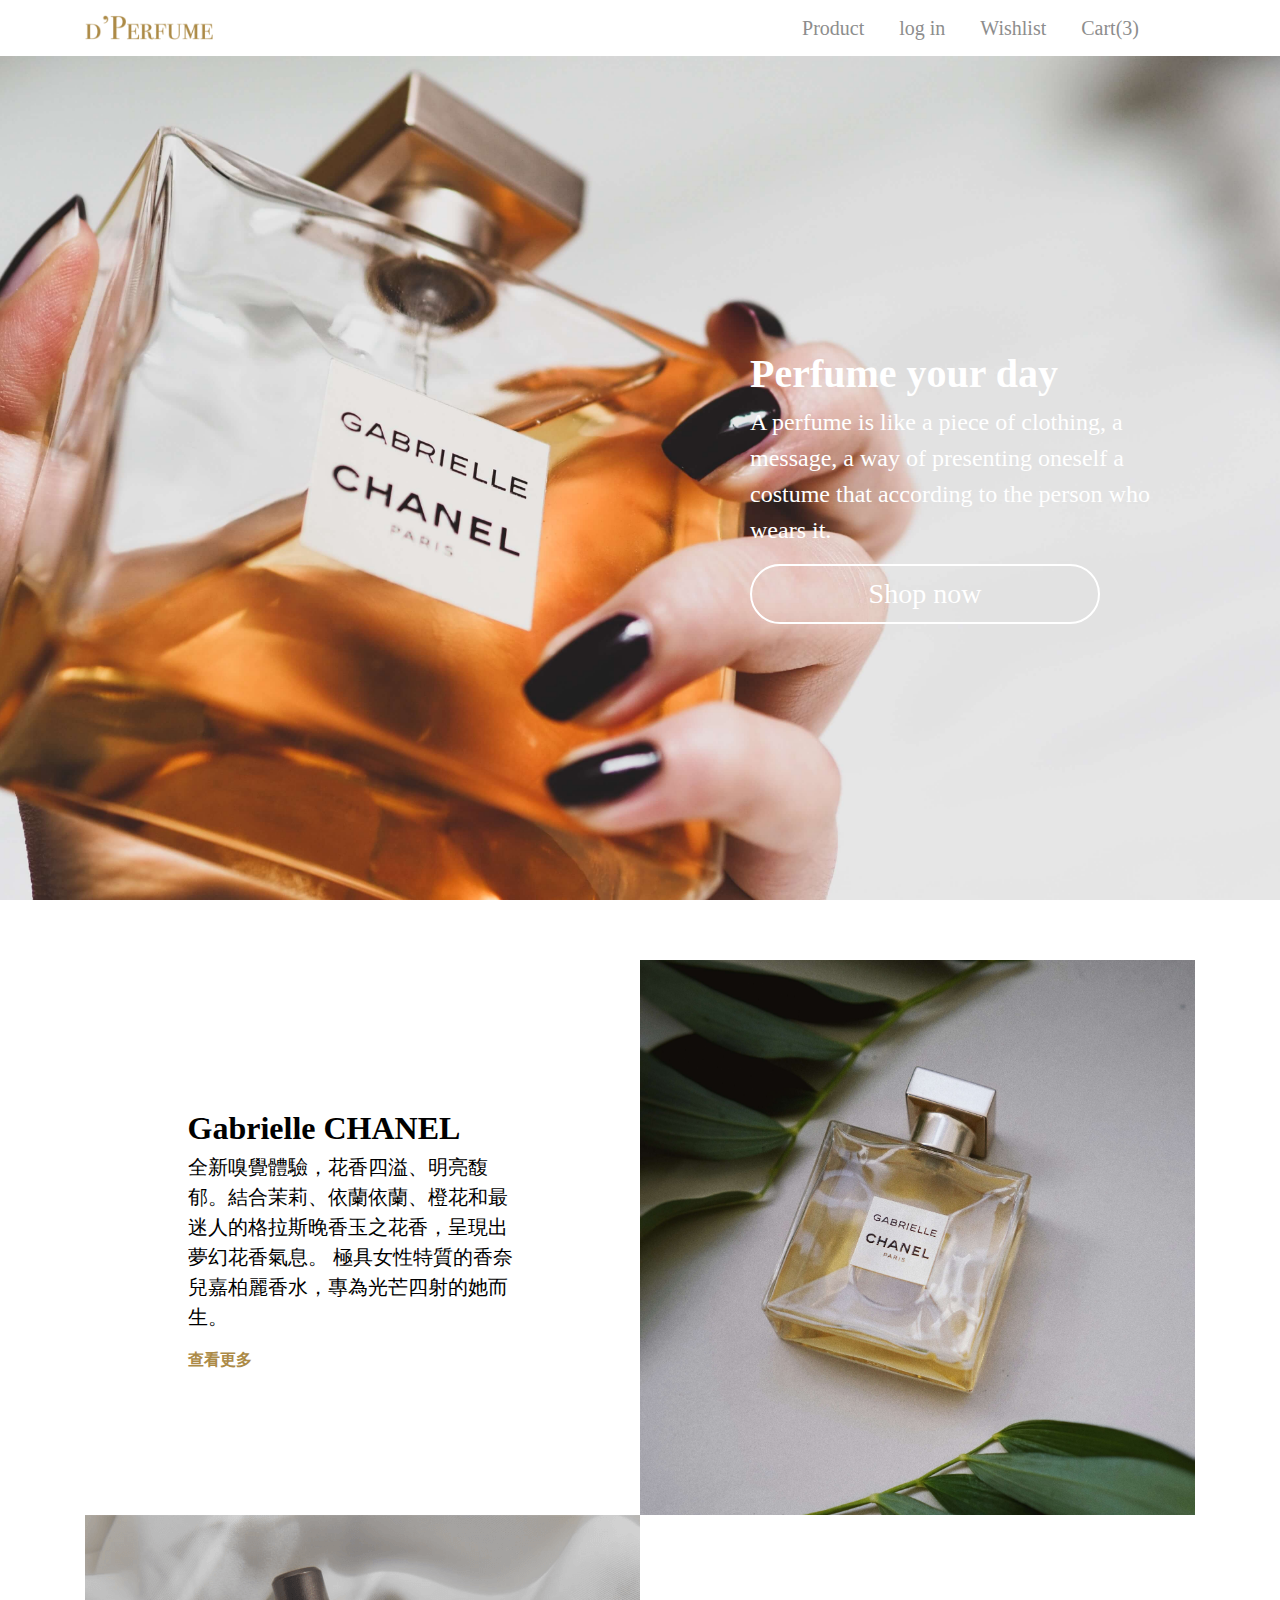
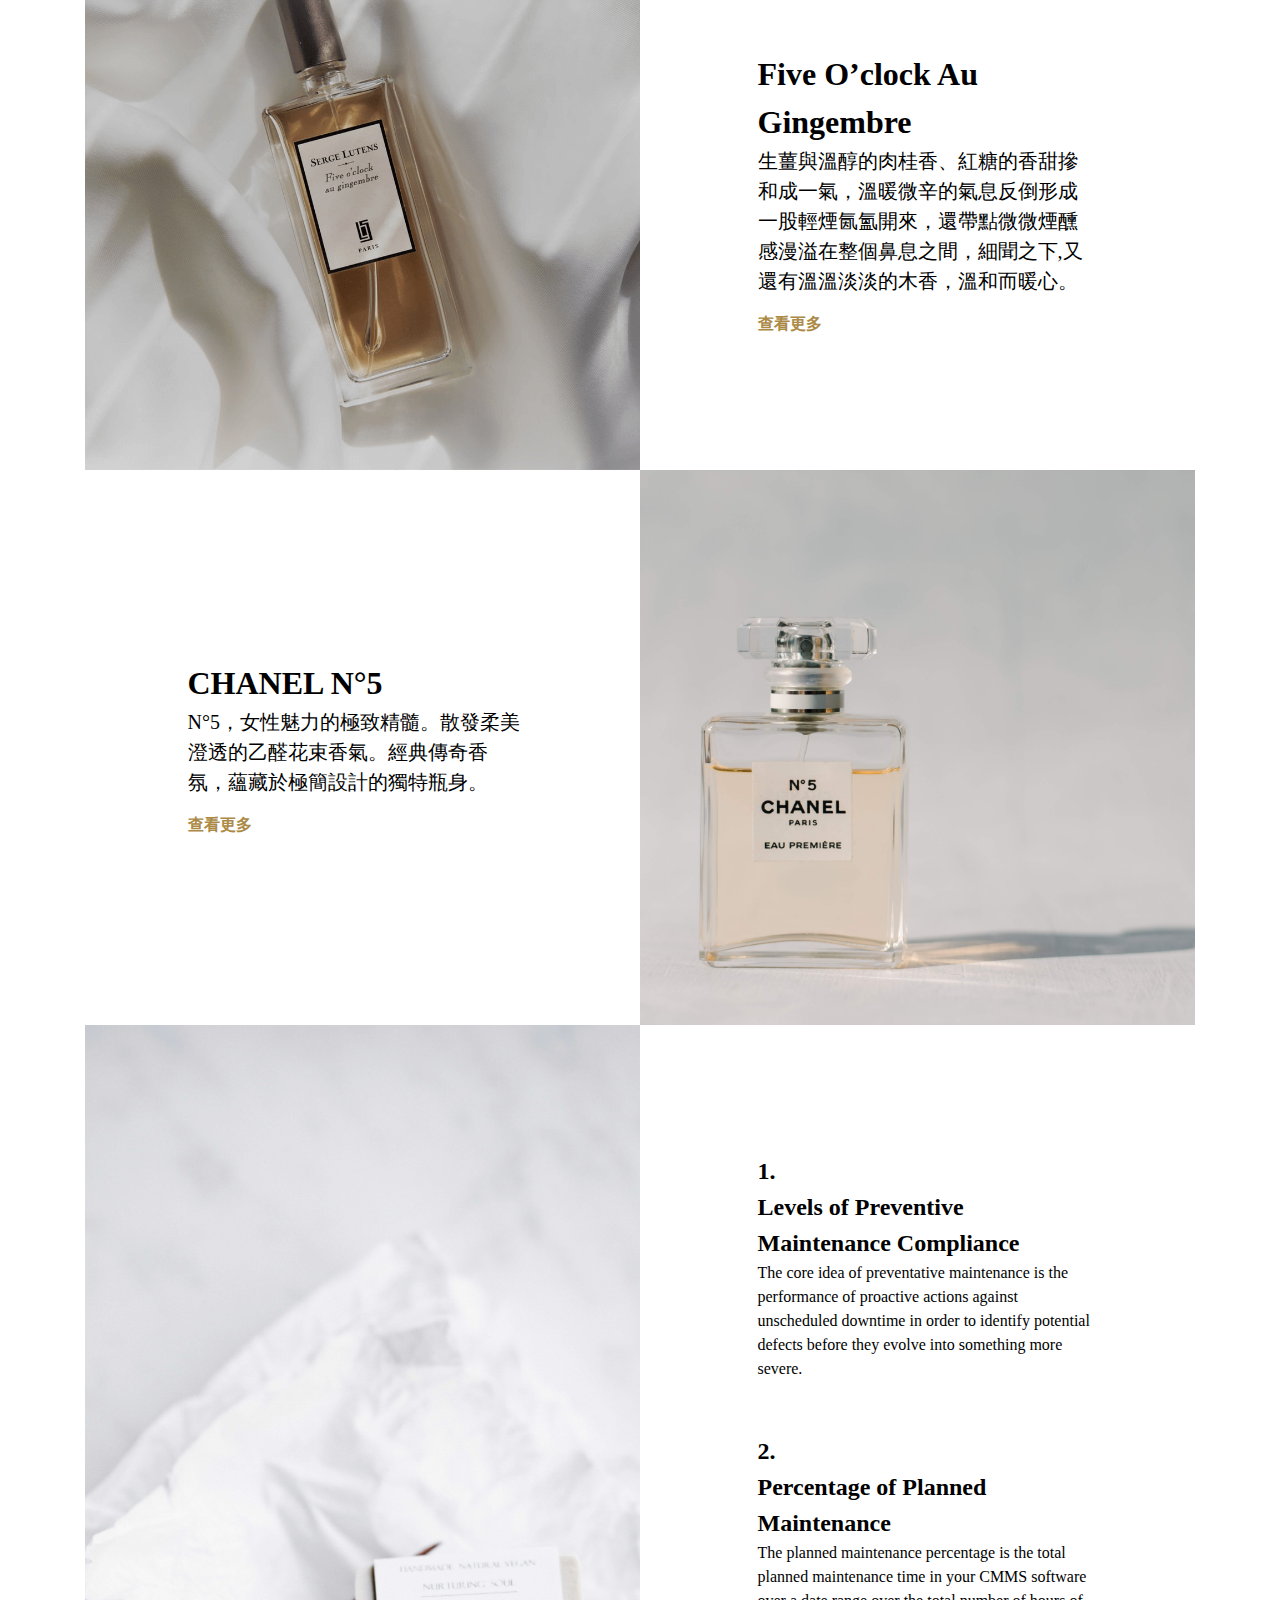
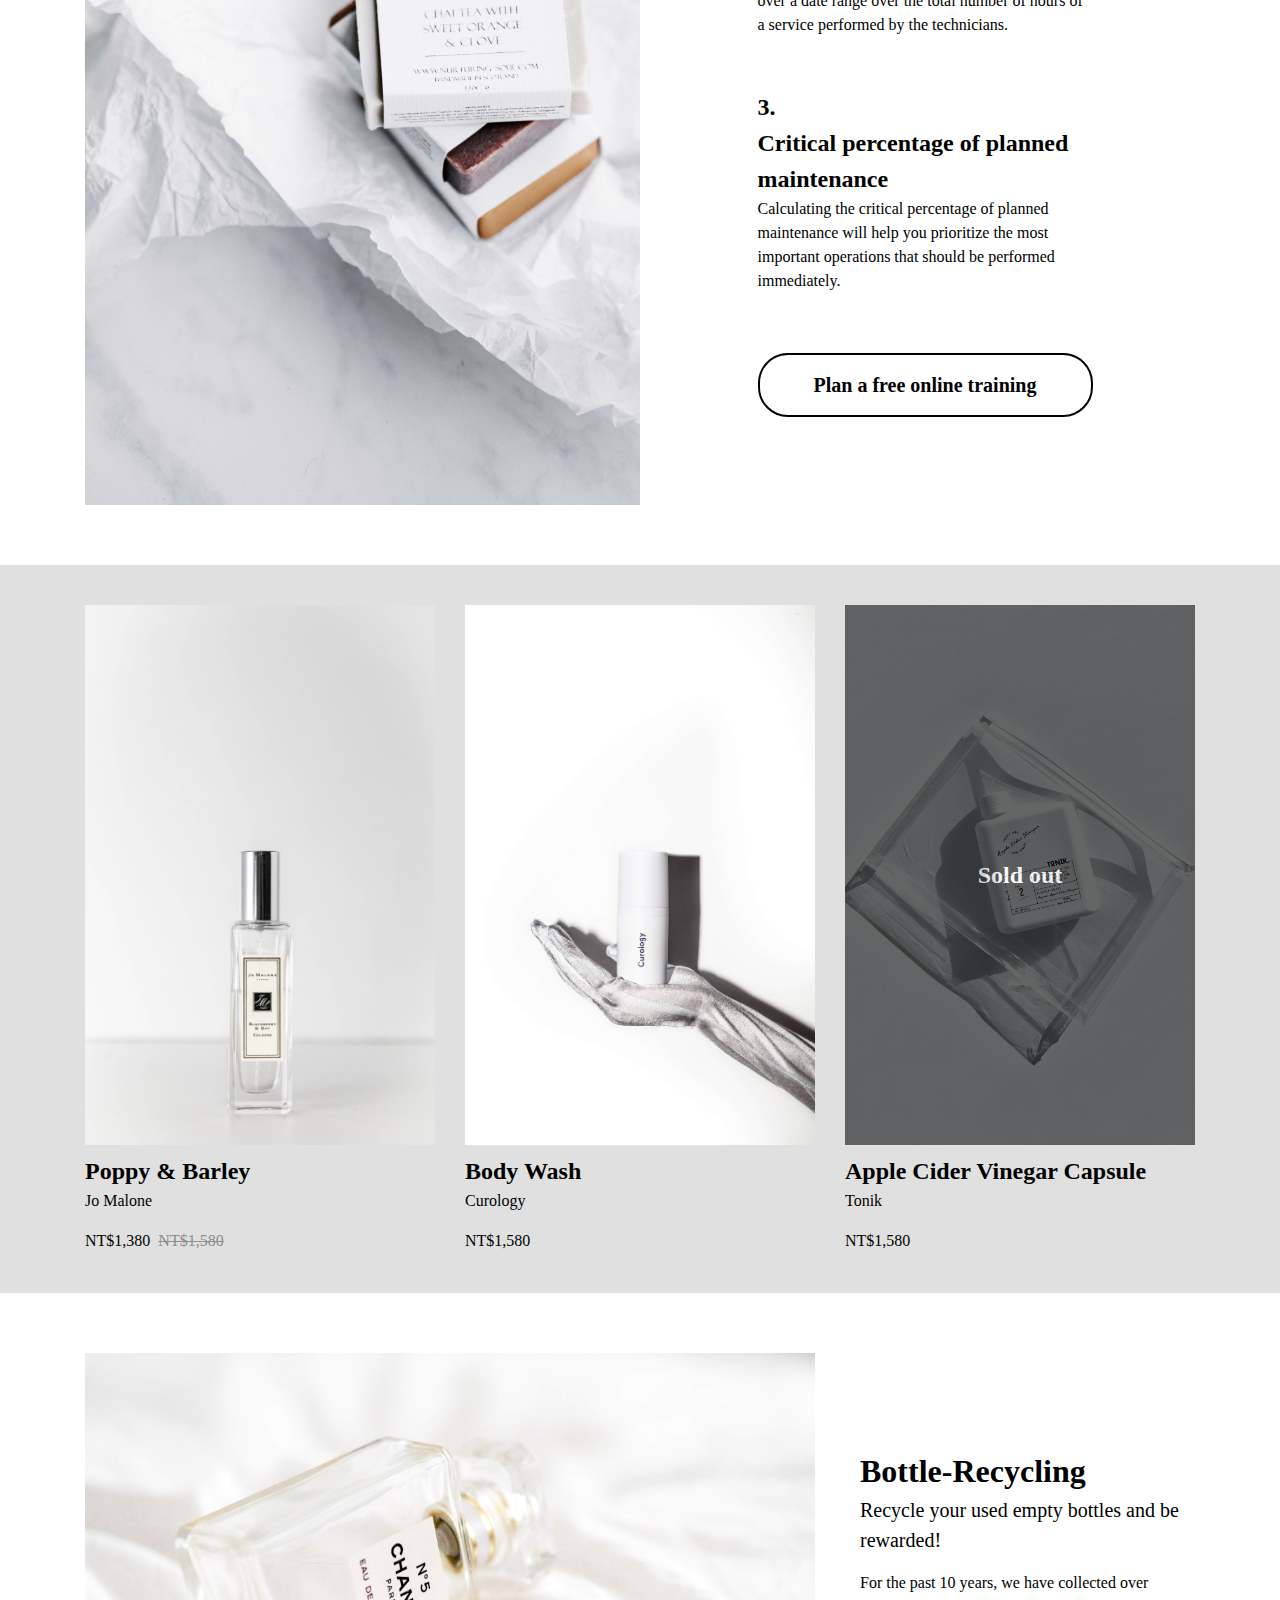
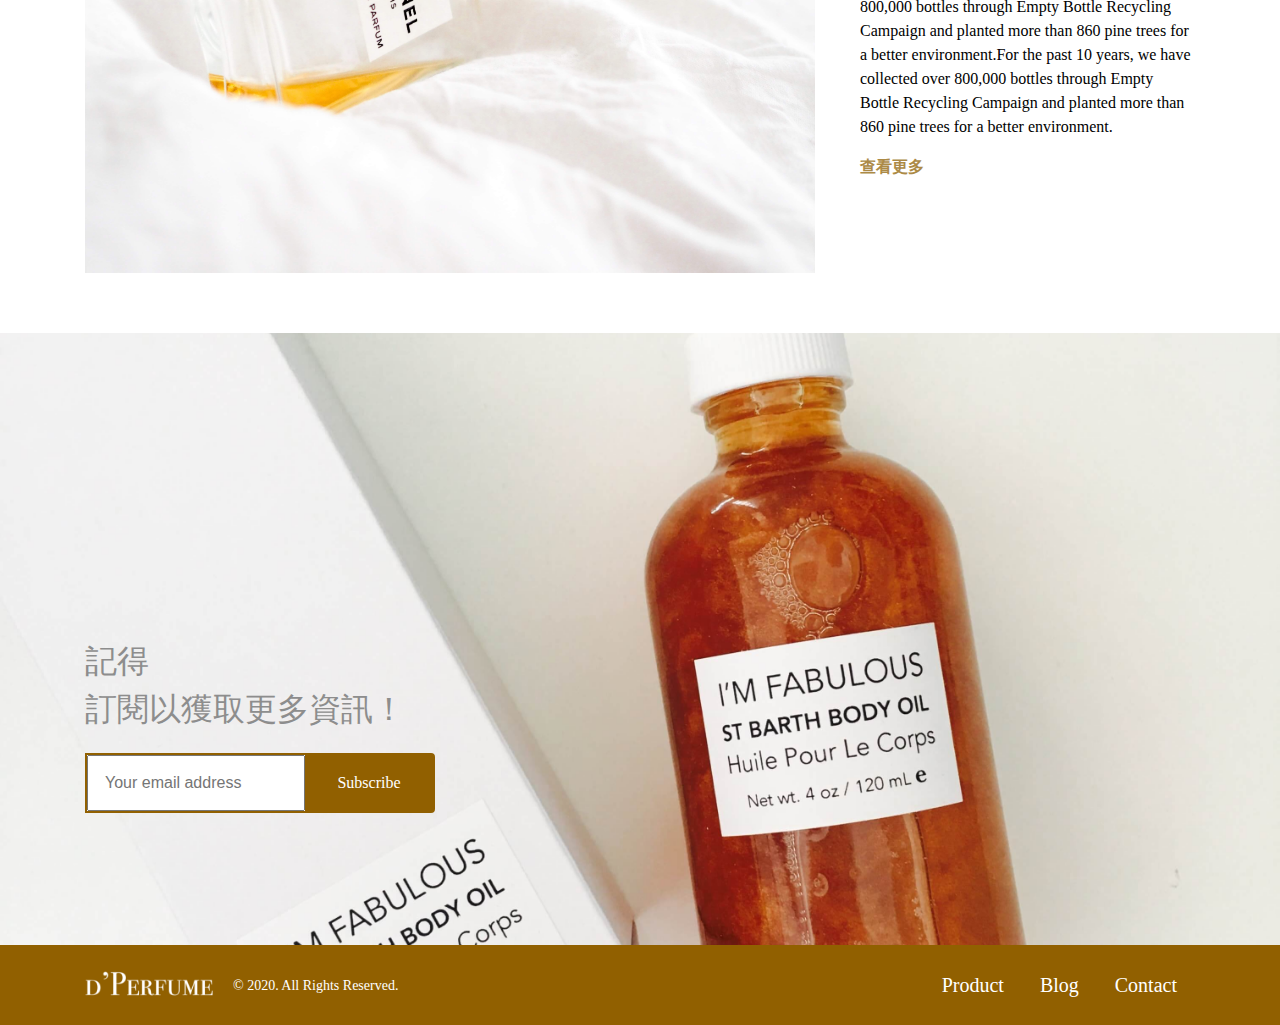
<file: index.html>
<!DOCTYPE html>
<html lang="en">

<head>
  <meta charset="UTF-8">
  <meta http-equiv="X-UA-Compatible" content="IE=edge">
  <meta name="viewport" content="width=device-width, initial-scale=1.0">
  <script src="https://cdnjs.cloudflare.com/ajax/libs/jquery/3.5.0/jquery.min.js"></script>
  <link rel="stylesheet" href="https://pro.fontawesome.com/releases/v5.10.0/css/all.css"
    integrity="sha384-AYmEC3Yw5cVb3ZcuHtOA93w35dYTsvhLPVnYs9eStHfGJvOvKxVfELGroGkvsg+p" crossorigin="anonymous" />
  <link rel="stylesheet" href="css/all.css">
  <title>香水電商</title>
</head>

<body>
  <div class="container header">
    <h1 class="logo">
      <a href="index.html"></a>
    </h1>
    <ul class="menu">
      <li class="menu-padNone"><a href="product.html"><i class="fas fa-store-alt"></i>Product</a></li>
      <li class="menu-padNone"><a href="#"><i class="fas fa-user-alt"></i>log in</a></li>
      <li class="menu-padNone"><a href="#"><i class="fas fa-heart"></i>Wishlist</a></li>
      <li class="menu-padShow"><a href="#"><i class="fas fa-shopping-cart"></i><em>3</em><span>Cart(3)</span></a></li>
    </ul>
    <ul class="mobile-menu">
      <li><a href="product.html">Product</a></li>
      <li><a href="#">Wishlist</a></li>
      <li><a href="#">Blog</a></li>
      <li><a href="#">Contact</a></li>
      <li><a href="#">log in</a></li>
    </ul>
    <a href="#" class="ham-icon">
      <i class="fas fa-bars "></i>
    </a>
  </div>
  <div class="banner">
    <div class="container">
      <div class="bannerText">
        <h2>Perfume your day</h2>
        <p>A perfume is like a piece of clothing, a message, a way of presenting oneself a costume that according to the
          person who wears it.</p>
        <a href="#">Shop now</a>
      </div>
    </div>
  </div>
  <div class="container main">
    <section class="reverse">
      <div class="articleImg1"></div>
      <article>
        <h3>Gabrielle CHANEL</h3>
        <p>全新嗅覺體驗，花香四溢、明亮馥郁。結合茉莉、依蘭依蘭、橙花和最迷人的格拉斯晚香玉之花香，呈現出夢幻花香氣息。 極具女性特質的香奈兒嘉柏麗香水，專為光芒四射的她而生。</p>
        <a href="#">查看更多</a>
      </article>
    </section>
    <section>
      <div class="articleImg2"></div>
      <article>
        <h3>Five O’clock Au Gingembre</h3>
        <p>生薑與溫醇的肉桂香、紅糖的香甜摻和成一氣，溫暖微辛的氣息反倒形成一股輕煙氤氳開來，還帶點微微煙醺感漫溢在整個鼻息之間，細聞之下,又還有溫溫淡淡的木香，溫和而暖心。</p>
        <a href="#">查看更多</a>
      </article>
    </section>
    <section class="reverse">
      <div class="articleImg3"></div>
      <article>
        <h3>CHANEL N°5</h3>
        <p>N°5，女性魅力的極致精髓。散發柔美澄透的乙醛花束香氣。經典傳奇香氛，蘊藏於極簡設計的獨特瓶身。</p>
        <a href="#">查看更多</a>
      </article>
    </section>
    <section class="planItem">
      <div class="articleImg4"></div>
      <article>
        <ul class="plan">
          <li>
            <h4>1.<br>Levels of Preventive Maintenance Compliance</h4>
            <p>The core idea of preventative maintenance is the performance of proactive actions against unscheduled
              downtime in order to identify potential defects before they evolve into something more severe.</p>
          </li>
          <li>
            <h4>2.<br>Percentage of Planned Maintenance</h4>
            <p>The planned maintenance percentage is the total planned maintenance time in your CMMS software over a
              date range over the total number of hours of a service performed by the technicians.</p>
          </li>
          <li>
            <h4>3.<br>Critical percentage of planned maintenance</h4>
            <p>Calculating the critical percentage of planned maintenance will help you prioritize the most important
              operations that should be performed immediately.</p>
          </li>
          <li class="planBtn"><a href="#">Plan a free online training</a></li>
        </ul>
      </article>
    </section>
  </div>
  </div>
  <div class="product">
    <div class="container">
      <ul>
        <li>
          <a href="#" class="product-item1"></a>
          <h4>Poppy & Barley</h4>
          <p class="design">Jo Malone</p>
          <p>NT$1,380<span>NT$1,580</span></p>
        </li>
        <li>
          <a href="#" class="product-item2"></a>
          <h4>Body Wash</h4>
          <p class="design">Curology</p>
          <p>NT$1,580</p>
        </li>
        <li>
          <a href="#" class="product-item3 soldOut">
            <div class="mask">
              <p>Sold out</p>
            </div>
          </a>
          <h4>Apple Cider Vinegar Capsule</h4>
          <p class="design">Tonik</p>
          <p>NT$1,580</p>

        </li>
      </ul>
    </div>
  </div>
  <div class="container main">
    <section class="lastArticle">
      <div class="articleImg5"></div>
      <article class="bottomArticle">
        <h3>Bottle-Recycling</h3>
        <p class="subtitle">Recycle your used empty bottles and be rewarded!</p>
        <p>For the past 10 years, we have collected over 800,000 bottles through Empty Bottle Recycling Campaign and
          planted more than 860 pine trees for a better environment.For the past 10 years, we have collected over
          800,000 bottles through Empty Bottle Recycling Campaign and planted more than 860 pine trees for a better
          environment.</p>
        <a href="#">查看更多</a>
      </article>
    </section>
  </div>
  <div class="subscribe">
    <div class="container">
      <div class="subscribeInfo">
        <h2>記得<br>訂閱以獲取更多資訊！</h2>
        <div class="subscribeForm">
          <input type="text" placeholder="Your email address">
          <a href="#"><span>Subscribe</span></a>
        </div>
      </div>
    </div>
  </div>
  <div class="footer">
    <div class="container">
      <div class="footerInfo">
        <a href="#"><img src="img/dPerfumewhite.png" alt="logow-hite"></a>
        <p>© 2020. All Rights Reserved.</p>
      </div>
      <ul class="footerMenu">
        <li><a href="product.html">Product</a></li>
        <li><a href="#">Blog</a></li>
        <li><a href="#">Contact</a></li>
      </ul>
    </div>
  </div>
  <script>
    $(document).ready(function () {
      $('.ham-icon').click(function (e) {
        e.preventDefault();
        $('.mobile-menu').toggleClass('active')
      })
    });
  </script>
</body>

</html>
</file>
<file: css/all.css>
/* http://meyerweb.com/eric/tools/css/reset/ 
   v2.0 | 20110126
   License: none (public domain)
*/
html, body, div, span, applet, object, iframe,
h1, h2, h3, h4, h5, h6, p, blockquote, pre,
a, abbr, acronym, address, big, cite, code,
del, dfn, em, img, ins, kbd, q, s, samp,
small, strike, strong, sub, sup, tt, var,
b, u, i, center,
dl, dt, dd, ol, ul, li,
fieldset, form, label, legend,
table, caption, tbody, tfoot, thead, tr, th, td,
article, aside, canvas, details, embed,
figure, figcaption, footer, header, hgroup,
menu, nav, output, ruby, section, summary,
time, mark, audio, video {
  margin: 0;
  padding: 0;
  border: 0;
  font-size: 100%;
  font: inherit;
  vertical-align: baseline;
}

/* HTML5 display-role reset for older browsers */
article, aside, details, figcaption, figure,
footer, header, hgroup, menu, nav, section {
  display: block;
}

body {
  line-height: 1;
}

ol, ul {
  list-style: none;
}

blockquote, q {
  quotes: none;
}

blockquote:before, blockquote:after,
q:before, q:after {
  content: "";
  content: none;
}

table {
  border-collapse: collapse;
  border-spacing: 0;
}

img {
  max-width: 100%;
  height: auto;
}

*, *::before, *::after {
  -webkit-box-sizing: border-box;
          box-sizing: border-box;
}

a {
  text-decoration: none;
}

body {
  font-family: "SF Pro Text";
}

p {
  font-size: 16px;
  line-height: 24px;
}

.container {
  max-width: 1140px;
  padding-right: 15px;
  padding-left: 15px;
  margin: 0 auto;
}

.header {
  display: -webkit-box;
  display: -ms-flexbox;
  display: flex;
  -webkit-box-pack: justify;
      -ms-flex-pack: justify;
          justify-content: space-between;
  -webkit-box-align: center;
      -ms-flex-align: center;
          align-items: center;
  position: relative;
}
.header .logo {
  margin-top: 9px;
  margin-bottom: 9px;
}
.header .logo a {
  display: block;
  width: 128px;
  height: 38px;
  background: url("../img/dPerfume.png");
  text-indent: 110%;
  white-space: nowrap;
  overflow: hidden;
}
.header .menu {
  display: -webkit-box;
  display: -ms-flexbox;
  display: flex;
  -webkit-box-pack: justify;
      -ms-flex-pack: justify;
          justify-content: space-between;
}
.header .menu li a {
  display: block;
  padding-left: 16px;
  padding-right: 16px;
  line-height: 56px;
  font-size: 20px;
  color: #8D8D8D;
}
.header .menu li a:hover {
  color: #916000;
}
.header .menu li a i {
  margin-right: 3px;
}
@media (max-width: 768px) {
  .header .menu .menu-padNone {
    display: none;
  }
}
.header .menu .menu-padShow {
  margin-right: 40px;
  position: relative;
}
@media (max-width: 768px) {
  .header .menu .menu-padShow {
    display: block;
  }
}
.header .menu .menu-padShow em {
  display: none;
}
@media (max-width: 768px) {
  .header .menu .menu-padShow em {
    display: block;
    position: absolute;
    top: 12px;
    right: 5px;
    padding: 0 7px;
    background: #916000;
    border-radius: 100%;
    color: #fff;
    font-size: 12px;
    line-height: 13px;
  }
}
@media (max-width: 768px) {
  .header .menu .menu-padShow span {
    display: none;
  }
}
.header .mobile-menu {
  display: none;
}
@media (max-width: 768px) {
  .header .mobile-menu {
    position: absolute;
    left: 0;
    top: 100%;
    width: 100%;
    max-height: 0px;
    -webkit-transition: all 0.8s;
    transition: all 0.8s;
    overflow: hidden;
    z-index: 120;
    display: -webkit-box;
    display: -ms-flexbox;
    display: flex;
    -webkit-box-orient: vertical;
    -webkit-box-direction: normal;
        -ms-flex-direction: column;
            flex-direction: column;
  }
}
.header .mobile-menu.active {
  max-height: 285px;
}
.header .mobile-menu li {
  text-align: center;
}
.header .mobile-menu li a {
  background: #707070;
  color: #FFFFFF;
  border-top: 1px solid #FFFFFF;
  text-decoration: none;
  display: block;
  padding-left: 16px;
  padding-right: 16px;
  line-height: 56px;
  font-size: 20px;
}
.header .mobile-menu li a:hover {
  color: #fff;
  background: #916000;
}
.header .ham-icon {
  position: absolute;
  padding-left: 15px;
  padding-right: 15px;
  line-height: 56px;
  right: 0;
  color: #707070;
  font-size: 32px;
  display: none;
}
@media (max-width: 768px) {
  .header .ham-icon {
    display: block;
  }
}

.banner {
  height: calc(100vh - 56px);
  background: url("../img/index1.jpg") 50% 50%;
  background-size: cover;
}
@media (max-width: 576px) {
  .banner {
    background: url("../img/index1.jpg") 12% 50%;
    background-size: cover;
  }
}
.banner .container {
  display: -webkit-box;
  display: -ms-flexbox;
  display: flex;
  -webkit-box-pack: end;
      -ms-flex-pack: end;
          justify-content: flex-end;
}
@media (max-width: 768px) {
  .banner .container {
    -webkit-box-pack: center;
        -ms-flex-pack: center;
            justify-content: center;
  }
}
.banner .bannerText {
  color: #fff;
  margin-top: 18em;
  text-align: left;
}
@media (max-width: 576px) {
  .banner .bannerText {
    margin-top: 14em;
  }
}
.banner h2 {
  font-size: 40px;
  line-height: 60px;
  font-weight: bold;
}
.banner p {
  font-size: 24px;
  line-height: 36px;
  margin-bottom: 16px;
  width: 445px;
}
@media (max-width: 576px) {
  .banner p {
    width: 100%;
  }
}
.banner a {
  color: #fff;
  border: 2px solid #fff;
  border-radius: 30px;
  display: block;
  width: 350px;
  text-align: center;
  line-height: 56px;
  font-size: 28px;
}
.banner a:hover {
  background-color: #FFFFFF4D;
}

.main {
  padding-top: 60px;
  padding-bottom: 60px;
  display: -webkit-box;
  display: -ms-flexbox;
  display: flex;
  -webkit-box-orient: vertical;
  -webkit-box-direction: normal;
      -ms-flex-direction: column;
          flex-direction: column;
}
@media (max-width: 576px) {
  .main {
    padding-top: 40px;
    padding-bottom: 40px;
  }
}
.main section {
  display: -webkit-box;
  display: -ms-flexbox;
  display: flex;
}
@media (max-width: 1140px) {
  .main section {
    margin-bottom: 32px;
  }
}
@media (max-width: 576px) {
  .main section {
    -webkit-box-orient: vertical;
    -webkit-box-direction: normal;
        -ms-flex-direction: column;
            flex-direction: column;
  }
}
.main section .articleImg1 {
  height: 555px;
  width: 555px;
  background: url("../img/index2.jpg") 50% 20%;
  background-size: cover;
}
@media (max-width: 576px) {
  .main section .articleImg1 {
    width: 100%;
    height: 350px;
  }
}
.main section .articleImg2 {
  height: 555px;
  width: 555px;
  background: url("../img/index3.png") center center;
  background-size: cover;
}
@media (max-width: 576px) {
  .main section .articleImg2 {
    width: 100%;
    height: 350px;
  }
}
.main section .articleImg3 {
  height: 555px;
  width: 555px;
  background: url("../img/index4.jpg") 25% 50%;
  background-size: cover;
}
@media (max-width: 576px) {
  .main section .articleImg3 {
    width: 100%;
    height: 350px;
  }
}
.main section .articleImg4 {
  height: 1080px;
  width: 555px;
  background: url("../img/index5.jpg") center center;
  background-size: cover;
}
@media (max-width: 576px) {
  .main section .articleImg4 {
    width: 100%;
    height: 680px;
  }
}
.main section .articleImg5 {
  height: 520px;
  width: 730px;
  background: url("../img/index9.jpg") center center;
  background-size: cover;
}
@media (max-width: 576px) {
  .main section .articleImg5 {
    width: 100%;
  }
}
.main section article {
  width: 350px;
  margin: 0 auto;
  padding-left: 15px;
  display: -webkit-box;
  display: -ms-flexbox;
  display: flex;
  -webkit-box-orient: vertical;
  -webkit-box-direction: normal;
      -ms-flex-direction: column;
          flex-direction: column;
  -webkit-box-pack: center;
      -ms-flex-pack: center;
          justify-content: center;
}
@media (max-width: 576px) {
  .main section article {
    width: 100%;
    padding-left: 0;
  }
}
.main section article h3 {
  font-size: 32px;
  line-height: 48px;
  font-weight: bold;
}
.main section article p {
  font-size: 20px;
  line-height: 30px;
  font-weight: 300;
  margin-bottom: 16px;
  font-family: "PingFang TC";
}
@media (max-width: 576px) {
  .main section article p {
    margin-bottom: 8px;
  }
}
.main section article a {
  color: #AC8A46;
  line-height: 24px;
  font-weight: 600;
  font-family: "PingFang TC";
}
.main section article a:hover {
  color: #6C4700;
}
.main section article .plan {
  margin-top: 92px;
}
@media (max-width: 768px) {
  .main section article .plan {
    margin-top: 8px;
  }
}
.main section article .plan li {
  margin-bottom: 52px;
}
@media (max-width: 768px) {
  .main section article .plan li {
    margin-bottom: 20px;
  }
}
.main section article .plan li h4 {
  font-size: 24px;
  line-height: 36px;
  font-weight: 600;
}
.main section article .plan li p {
  font-weight: 300;
  font-family: "SF Pro Text";
  font-size: 16px;
  line-height: 24px;
}
.main section article .plan .planBtn {
  margin-top: 60px;
}
@media (max-width: 768px) {
  .main section article .plan .planBtn {
    margin-top: 0;
    margin-bottom: 0;
  }
}
.main section article .plan .planBtn a {
  color: #000;
  font-size: 20px;
  line-height: 60px;
  text-align: center;
  display: block;
  border: 2px solid #000000;
  border-radius: 30px;
}
@media (max-width: 768px) {
  .main section article .plan .planBtn a {
    font-size: 16px;
  }
}
.main section article .plan .planBtn a:hover {
  background-color: #0000000D;
}
.main section .bottomArticle {
  margin-left: 30px;
}
@media (max-width: 576px) {
  .main section .bottomArticle {
    margin-left: 0;
  }
}
.main section .bottomArticle p {
  font-size: 16px;
  line-height: 24px;
}
.main section .bottomArticle .subtitle {
  font-size: 20px;
  line-height: 30px;
}
.main .reverse {
  -webkit-box-orient: horizontal;
  -webkit-box-direction: reverse;
      -ms-flex-direction: row-reverse;
          flex-direction: row-reverse;
}
@media (max-width: 576px) {
  .main .reverse {
    -webkit-box-orient: vertical;
    -webkit-box-direction: normal;
        -ms-flex-direction: column;
            flex-direction: column;
  }
}
.main .reverse article {
  padding-right: 15px;
  padding-left: 0;
}
@media (max-width: 576px) {
  .main .reverse article {
    padding: 0;
  }
}
@media (max-width: 576px) {
  .main .planItem {
    margin-bottom: 0;
  }
}
.main .lastArticle {
  margin-bottom: 0;
}

.product {
  background-color: #E0E0E0;
  padding-top: 40px;
  padding-bottom: 40px;
}
@media (max-width: 768px) {
  .product {
    padding-bottom: 0px;
  }
}
.product ul {
  display: -webkit-box;
  display: -ms-flexbox;
  display: flex;
  -webkit-box-pack: justify;
      -ms-flex-pack: justify;
          justify-content: space-between;
}
@media (max-width: 768px) {
  .product ul {
    -ms-flex-wrap: wrap;
        flex-wrap: wrap;
  }
}
.product ul li {
  width: 350px;
}
@media (max-width: 1140px) {
  .product ul li {
    width: 250px;
  }
}
@media (max-width: 768px) {
  .product ul li {
    width: 100%;
    margin-bottom: 32px;
  }
}
.product ul li .product-item1 {
  display: block;
  height: 540px;
  background: url(../img/index6.jpg) 50% 50%;
  background-size: cover;
  margin-bottom: 8px;
}
@media (max-width: 1140px) {
  .product ul li .product-item1 {
    height: 400px;
    background: url(../img/index6.jpg) 50% 100%;
    background-size: cover;
  }
}
@media (max-width: 768px) {
  .product ul li .product-item1 {
    height: 800px;
    background: url(../img/index6.jpg) 50% 100%;
    background-size: cover;
  }
}
@media (max-width: 576px) {
  .product ul li .product-item1 {
    height: 350px;
    background: url(../img/index6.jpg) 50% 90%;
    background-size: cover;
  }
}
.product ul li .product-item2 {
  display: block;
  height: 540px;
  background: url(../img/index7.jpg) 50% 50%;
  background-size: cover;
  margin-bottom: 8px;
}
@media (max-width: 1140px) {
  .product ul li .product-item2 {
    height: 400px;
  }
}
@media (max-width: 768px) {
  .product ul li .product-item2 {
    height: 800px;
  }
}
@media (max-width: 576px) {
  .product ul li .product-item2 {
    height: 350px;
    background: url(../img/index7.jpg) 50% 60%;
    background-size: cover;
  }
}
.product ul li .product-item3 {
  display: block;
  height: 540px;
  background: url(../img/index8.jpg) 50% 90%;
  background-size: cover;
  margin-bottom: 8px;
}
@media (max-width: 1140px) {
  .product ul li .product-item3 {
    height: 400px;
    background: url(../img/index8.jpg) 50% 50%;
    background-size: cover;
  }
}
@media (max-width: 768px) {
  .product ul li .product-item3 {
    height: 800px;
    background: url(../img/index8.jpg) 50% 50%;
    background-size: cover;
  }
}
@media (max-width: 576px) {
  .product ul li .product-item3 {
    height: 350px;
    background: url(../img/index8.jpg) 50% 50%;
    background-size: cover;
  }
}
.product ul li .mask {
  background: #000;
  opacity: 0.6;
  width: 100%;
  height: 100%;
  display: -webkit-box;
  display: -ms-flexbox;
  display: flex;
  -webkit-box-pack: center;
      -ms-flex-pack: center;
          justify-content: center;
  -webkit-box-align: center;
      -ms-flex-align: center;
          align-items: center;
}
.product ul li .mask p {
  color: #fff;
  font-size: 24px;
  line-height: 36px;
  font-weight: 600;
}
.product ul li h4 {
  font-size: 24px;
  line-height: 36px;
  font-weight: 600;
}
.product ul li .design {
  padding-bottom: 16px;
}
.product ul li span {
  color: #8D8D8D;
  text-decoration: line-through;
  margin-left: 8px;
}

.subscribe {
  height: calc(68vh);
  background: url("../img/index10.jpg") center center;
  background-size: cover;
}
.subscribe .container {
  display: -webkit-box;
  display: -ms-flexbox;
  display: flex;
  -webkit-box-pack: start;
      -ms-flex-pack: start;
          justify-content: flex-start;
}
@media (max-width: 768px) {
  .subscribe .container {
    -webkit-box-pack: center;
        -ms-flex-pack: center;
            justify-content: center;
  }
}
.subscribe .subscribeInfo {
  margin-top: 19em;
}
@media (max-width: 576px) {
  .subscribe .subscribeInfo {
    margin-top: 10em;
  }
}
.subscribe h2 {
  font-family: "PingFang TC";
  color: #8D8D8D;
  font-size: 32px;
  line-height: 48px;
  margin-bottom: 20px;
}
.subscribe .subscribeForm {
  width: 350px;
  border: 2px solid #916000;
  border-radius: 0px 4px 4px 0px;
  display: -webkit-box;
  display: -ms-flexbox;
  display: flex;
}
.subscribe .subscribeForm input {
  width: 218px;
  padding: 16px 16px;
  font-size: 16px;
}
.subscribe .subscribeForm a {
  width: 130px;
  display: block;
  background: #916000;
  line-height: 56px;
  text-align: center;
  color: #fff;
  font-size: 16px;
}
.subscribe .subscribeForm a:hover {
  background: #6C4700;
}

.footer {
  background: #916000;
}
@media (max-width: 576px) {
  .footer {
    padding-top: 20px;
    padding-bottom: 20px;
  }
}
.footer .container {
  display: -webkit-box;
  display: -ms-flexbox;
  display: flex;
  -webkit-box-pack: justify;
      -ms-flex-pack: justify;
          justify-content: space-between;
  -webkit-box-align: center;
      -ms-flex-align: center;
          align-items: center;
}
.footer .footerInfo {
  display: -webkit-box;
  display: -ms-flexbox;
  display: flex;
  -webkit-box-align: center;
      -ms-flex-align: center;
          align-items: center;
}
.footer .footerInfo p {
  display: inline-block;
  color: #fff;
  font-size: 14px;
  line-height: 21px;
  margin-left: 20px;
}
.footer .footerMenu {
  display: -webkit-box;
  display: -ms-flexbox;
  display: flex;
}
@media (max-width: 576px) {
  .footer .footerMenu {
    display: none;
  }
}
.footer .footerMenu li a {
  display: block;
  color: #fff;
  padding-left: 18px;
  padding-right: 18px;
  font-size: 20px;
  line-height: 80px;
}
.footer .footerMenu li a:hover {
  background: #6C4700;
}

@media (max-width: 576px) {
  .header {
    margin-bottom: 42px;
  }
}

.menuBar {
  background: #916000;
  margin-bottom: 80px;
}
@media (max-width: 576px) {
  .menuBar {
    display: none;
  }
}
.menuBar .submenu {
  display: -webkit-box;
  display: -ms-flexbox;
  display: flex;
  line-height: 52px;
}
.menuBar .submenu li a {
  color: #fff;
  display: block;
  padding-left: 14px;
  padding-right: 14px;
}
.menuBar .submenu li a:hover {
  background: #6C4700;
}

.productList {
  margin-bottom: 60px;
}
@media (max-width: 768px) {
  .productList {
    margin-bottom: 40px;
  }
}
.productList .productListItems {
  display: -webkit-box;
  display: -ms-flexbox;
  display: flex;
  -ms-flex-wrap: wrap;
      flex-wrap: wrap;
  -webkit-box-pack: justify;
      -ms-flex-pack: justify;
          justify-content: space-between;
  width: 100%;
}
.productList .productListItemIcon li {
  margin-bottom: 0;
}

.productListItem {
  width: 23%;
  margin-bottom: 58px;
}
@media (max-width: 768px) {
  .productListItem {
    width: 30%;
    margin-bottom: 30px;
  }
}
@media (max-width: 576px) {
  .productListItem {
    width: 48%;
    margin-bottom: 30px;
  }
}
.productListItem .productListItemImg {
  display: block;
  height: 255px;
}
@media (max-width: 576px) {
  .productListItem .productListItemImg {
    height: 165px;
  }
}
.productListItem .productListItemImg1 {
  background: url(../img/products1.jpg) 50% 50%;
  background-size: cover;
}
.productListItem .productListItemImg2 {
  background: url(../img/index6.jpg) 50% 100%;
  background-size: cover;
}
.productListItem .productListItemImg3 {
  background: url(../img/products3.jpg) 50% 30%;
  background-size: cover;
}
.productListItem .productListItemImg4 {
  background: url(../img/products4.jpg) 50% 30%;
  background-size: cover;
}
.productListItem .productListItemImg5 {
  background: url(../img/products5.jpg) 50% 35%;
  background-size: cover;
}
.productListItem .productListItemImg6 {
  background: url(../img/index4.jpg) 0% 50%;
  background-size: cover;
}
.productListItem .productListItemImg7 {
  background: url(../img/products7.jpg) 50% 50%;
  background-size: cover;
}
.productListItem .productListItemImg8 {
  background: url(../img/products8.jpg) 50% 50%;
  background-size: cover;
}
.productListItem .productListItemImg9 {
  background: url(../img/index3.png) 50% 50%;
  background-size: cover;
}
.productListItem .productListItemImg10 {
  background: url(../img/products10.jpg) 50% 35%;
  background-size: cover;
}
.productListItem .productListItemImg11 {
  background: url(../img/products11.jpg) 50% 70%;
  background-size: cover;
}
.productListItem .productListItemImg12 {
  background: url(../img/products12.jpg) 50% 50%;
  background-size: cover;
}
.productListItem h4 {
  font-size: 24px;
  line-height: 36px;
  font-weight: 600;
}
@media (max-width: 576px) {
  .productListItem h4 {
    font-size: 20px;
  }
}
.productListItem span {
  color: #8D8D8D;
  text-decoration: line-through;
  margin-left: 8px;
}
.productListItem .productListItemIcon {
  display: -webkit-box;
  display: -ms-flexbox;
  display: flex;
  -webkit-box-pack: start;
      -ms-flex-pack: start;
          justify-content: flex-start;
  margin-top: 5px;
}
.productListItem .productListItemIcon li {
  margin-right: 11px;
}
.productListItem .productListItemIcon li a {
  color: #916019;
}
.productListItem .productListItemIcon li a:hover {
  color: #6C4700;
}

.pagination {
  display: -webkit-box;
  display: -ms-flexbox;
  display: flex;
  -webkit-box-pack: center;
      -ms-flex-pack: center;
          justify-content: center;
}
.pagination li {
  padding-left: 10px;
  padding-right: 10px;
}
.pagination li a {
  display: block;
  font-size: 20px;
  line-height: 30px;
  color: #000;
}
.pagination li a:hover {
  color: #AC8A46;
  text-decoration: underline;
}
</file>
